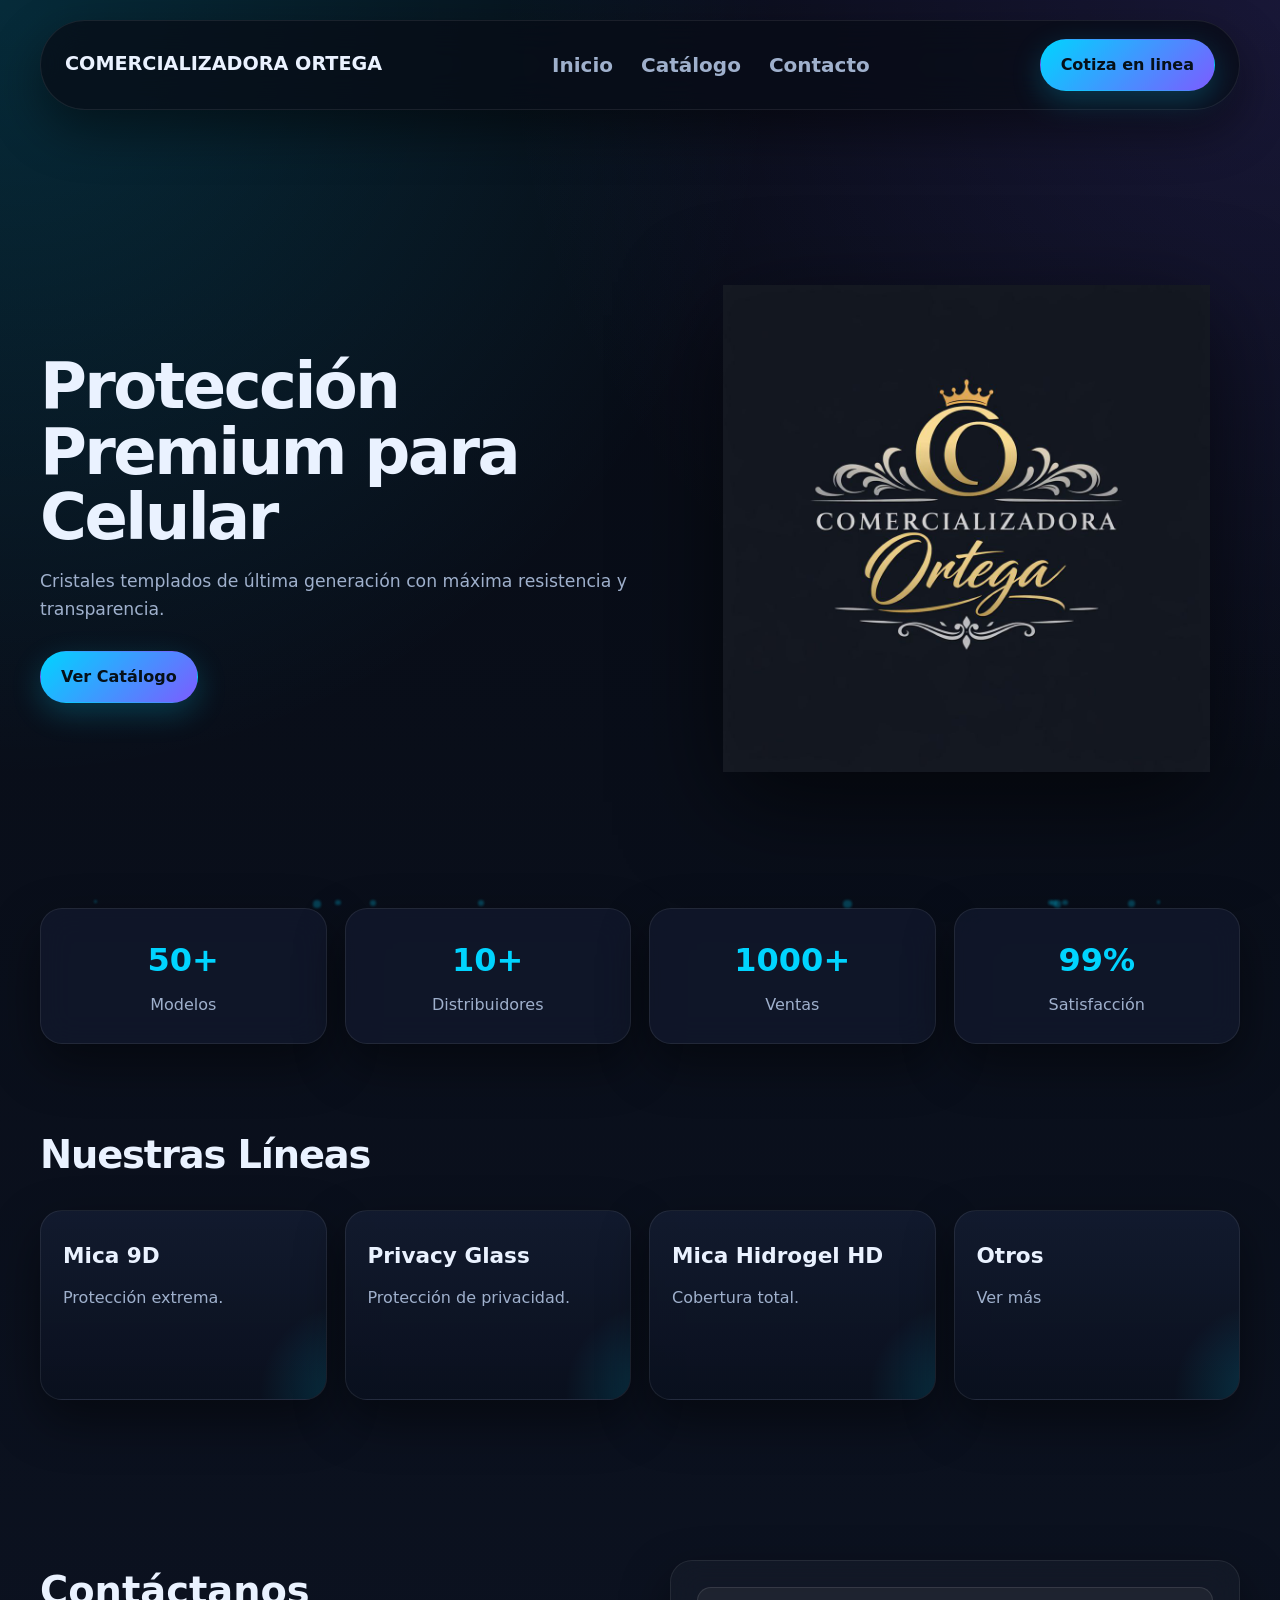
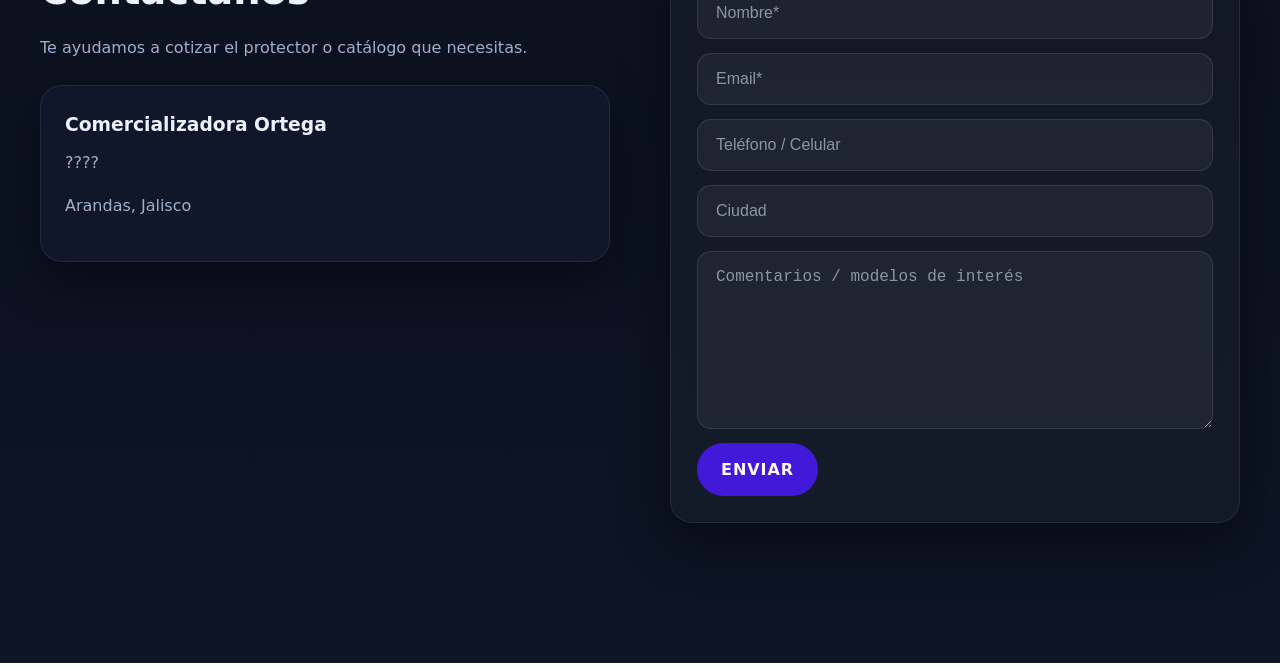
<file: index.html>
<!DOCTYPE html>
<html lang="es">

<head>

    <meta charset="UTF-8">
    <meta name="viewport" content="width=device-width, initial-scale=1.0">
    <meta name="robots" content="index,follow">
    <meta name="theme-color" content="#07101d">

    <title>Comercializadora Ortega | Micas y Protectores para Celular</title>
    <meta
    name="description"
    content="Distribuidor de micas, cristales templados y protectores para celular o smartphones."
    >

    <link rel="stylesheet" href="css/styles.css">
    <link rel="icon" href="favicon.ico">

</head>

<body>

    <!-- HEADER -->
    <header class="header">

        <div class="logo">
            Comercializadora Ortega
        </div>

        <nav class="navbar">

            <a href="#">Inicio</a>
            <a href="catalogo/catalogo.html">Catálogo</a>
            <a href="#" data-scroll="contacto">Contacto</a>

        </nav>

        <a href="#" class="btn-header" data-whatsapp="cotizar" target="_blank"
        rel="noopener noreferrer">
            Cotiza en linea 
        </a>

    </header>

    <!-- HERO -->
    <section class="hero">

        <div class="hero-content">

            <h1>
                Protección Premium para Celular
            </h1>

            <p>
                Cristales templados de última generación con máxima resistencia y transparencia.
            </p>

            <div class="hero-buttons">

                <a href="catalogo/catalogo.html" class="btn-primary">
                    Ver Catálogo
                </a>

            </div>

        </div>

        <div class="hero-image">

            <img src="imagenes/logo.jpeg" alt="Protector de pantalla">

        </div>

    </section>

    <!-- ESTADÍSTICAS -->
    <section class="stats">

        <div class="stat-card">
            <h2>50+</h2>
            <p>Modelos</p>
        </div>

        <div class="stat-card">
            <h2>10+</h2>
            <p>Distribuidores</p>
        </div>

        <div class="stat-card">
            <h2>1000+</h2>
            <p>Ventas</p>
        </div>

        <div class="stat-card">
            <h2>99%</h2>
            <p>Satisfacción</p>
        </div>

    </section>

    <!-- CATEGORÍAS -->
    <section class="categories">

        <h2>
            Nuestras Líneas
        </h2>

        <div class="cards">

            <article class="card">
                <h3>Mica 9D</h3>
                <p>Protección extrema.</p>
            </article>

            <article class="card">
                <h3>Privacy Glass</h3>
                <p>Protección de privacidad.</p>
            </article>

            <article class="card">
                <h3>Mica Hidrogel HD  </h3>
                <p>Cobertura total.</p>
            </article>

            <article class="card">
                <a href="catalogo/catalogo.html">
                <h3>Otros</h3>
                <p>Ver más</p>
                </a>
            </article>

        </div>
    </section>
    <!-- CONTACT INFO -->
<section class="contact-section" id="contacto">
    <div class="contact-info">
        <h2>Contáctanos</h2>
        <p>Te ayudamos a cotizar el protector o catálogo que necesitas.</p>

        <div class="contact-card">
            <h3>Comercializadora Ortega</h3>
            <p>????</p>
            <p>Arandas, Jalisco</p>
        </div>
    </div>

    <form class="contact-form" id="contactForm">
        <input type="text" id="name" placeholder="Nombre*" required>
        <input type="email" id="email" placeholder="Email*" required>
        <input type="tel" id="phone" placeholder="Teléfono / Celular">
        <input type="text" id="city" placeholder="Ciudad">
        <textarea id="message" placeholder="Comentarios / modelos de interés" rows="8"></textarea>

        <button type="submit" class="btn-submit">ENVIAR</button>
    </form>
    <div id="contacto-end"></div>
</section>
    <script src="app.js"></script>
    <script src="security.js"></script>

</body>

</html>
</file>
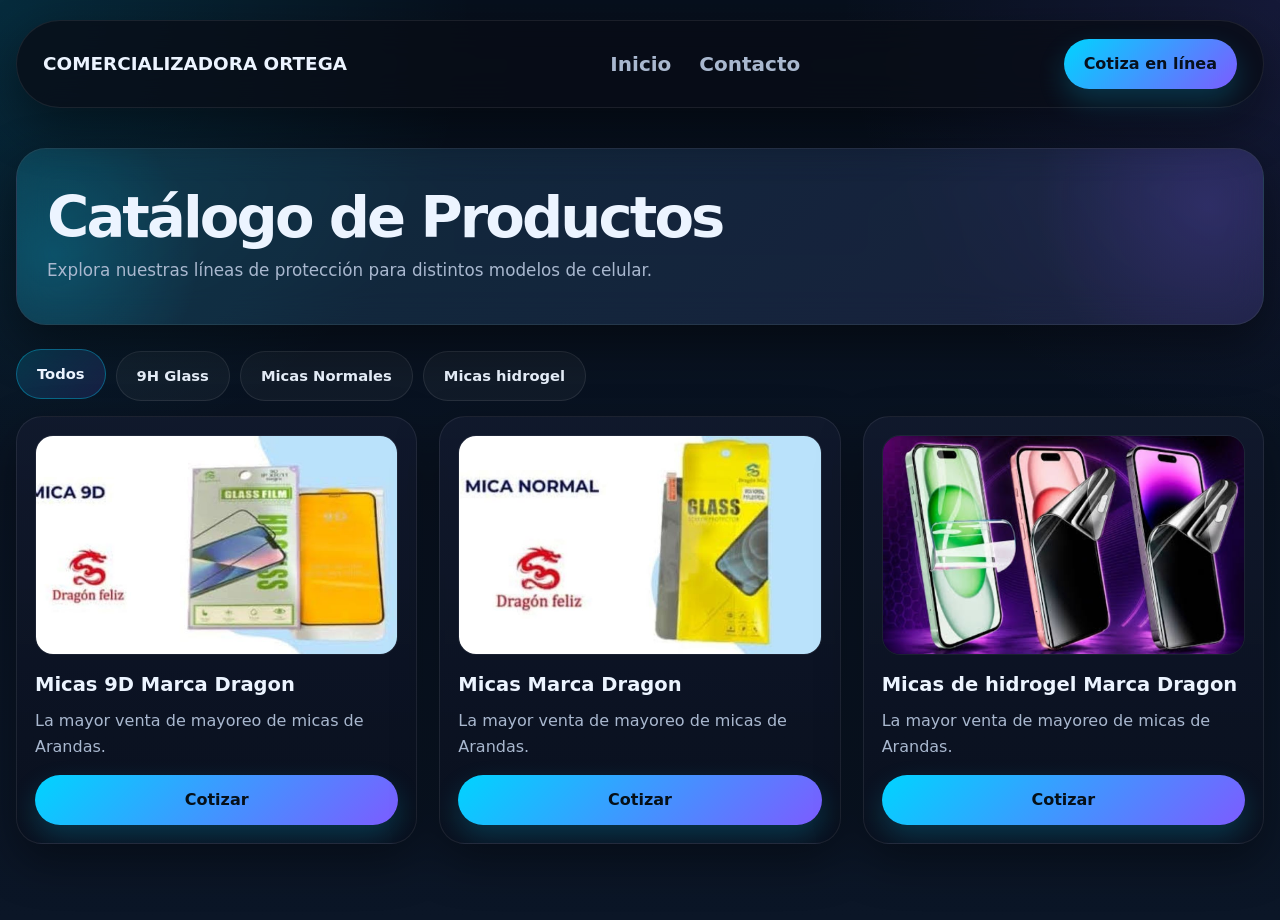
<file: catalogo/catalogo.html>
<!DOCTYPE html>
<html lang="es">
<head>
    <meta charset="UTF-8">
    <meta name="viewport" content="width=device-width, initial-scale=1.0">
    <meta name="robots" content="index,follow">
    <meta name="theme-color" content="#07101d">
    <title>Catálogo | Comercializadora Ortega</title>
    <link rel="stylesheet" href="../css/catalogo.css">
    <link rel="icon" href="favicon.ico">
</head>
<body>
    <header class="header">

        <div class="logo">
            Comercializadora Ortega
        </div>

        <nav class="navbar">
            <a href="../index.html">Inicio</a>
            <a href="../index.html">Contacto</a>
        </nav>
    <a
        href="#"
        target="_blank"
        rel="noopener noreferrer"
        class="btn-header"
    >
        Cotiza en línea
    </a>
    </header>
    <section class="catalog-page">
        <div class="catalog-hero">
            <h1>Catálogo de Productos</h1>
            <p>Explora nuestras líneas de protección para distintos modelos de celular.</p>
        </div>

        <!-- <div class="catalog-toolbar">
            <div class="search-box">
                <input type="text" placeholder="Buscar modelo o producto...">
        </div> -->

            <div class="filter-group">
                <button class="filter-chip active">Todos</button>
                <button class="filter-chip">9H Glass</button>
                <button class="filter-chip">Micas Normales</button>
                <button class="filter-chip">Micas hidrogel</button>
            </div>
        </div>

        <div class="products-grid">
            <article class="product-card" data-category="9h glass">
                <img src="../imagenes/micas_9d.jpg" alt="Catálogo">
                <h3>Micas 9D Marca Dragon</h3>
                <p>La mayor venta de mayoreo de micas de Arandas.</p>
                <a
                href="#"
                target="_blank"
                class="btn-header"
                >Cotizar</a>
            </article>
            <article class="product-card" data-category="Micas Normales">
                <img src="../imagenes/micas_normal_1.jpg" alt="Catálogo">
                <h3>Micas Marca Dragon</h3>
                <p>La mayor venta de mayoreo de micas de Arandas.</p>
                <a
                href="#"
                target="_blank"
                class="btn-header"
                rel="noopener noreferrer"
                >Cotizar</a>
            </article>
            <article class="product-card" data-category="Micas hidrogel">
                <img src="../imagenes/micas_hidrogel.jpg" alt="Catálogo">
                <h3>Micas de hidrogel Marca Dragon</h3>
                <p>La mayor venta de mayoreo de micas de Arandas.</p>
                <a
                href="#"
                target="_blank"
                class="btn-header"
                rel="noopener noreferrer"
                >Cotizar</a>
            </article>
        </div>
    </section>
    <script src="catalogo.js"></script>
    <script src="../security.js"></script>
</body>
</html>
</file>
<file: css/styles.css>
/* =========================
VARIABLES
========================= */
:root {
    --bg: #070b14;
    --bg-2: #0d1424;
    --card: rgba(18, 26, 46, 0.72);
    --card-2: rgba(10, 16, 30, 0.9);
    --text: #eaf2ff;
    --muted: #9fb0cc;
    --line: rgba(255, 255, 255, 0.08);
    --primary: #00d4ff;
    --primary-2: #7c5cff;
    --success: #25e0a8;
    --shadow: 0 20px 50px rgba(0, 0, 0, 0.45);
    --radius: 22px;
}

/* =========================
RESET
========================= */
* {
    margin: 0;
    padding: 0;
    box-sizing: border-box;
}

html {
    scroll-behavior: smooth;
}

body {
    font-family: Inter, system-ui, -apple-system, BlinkMacSystemFont, "Segoe UI", sans-serif;
    background:
        radial-gradient(circle at top left, rgba(0, 212, 255, 0.16), transparent 30%),
        radial-gradient(circle at top right, rgba(124, 92, 255, 0.15), transparent 30%),
        linear-gradient(180deg, var(--bg), var(--bg-2));
    color: var(--text);
    min-height: 100vh;
    line-height: 1.6;
    overflow-x: hidden;
}

img {
    max-width: 100%;
    display: block;
}

a {
    text-decoration: none;
    color: inherit;
}

button {
    font: inherit;
}

/* =========================
HEADER
========================= */
.header {
    width: min(1200px, calc(100% - 32px));
    margin: 20px auto 0;
    padding: 18px 24px;
    display: flex;
    align-items: center;
    justify-content: space-between;
    gap: 20px;
    position: sticky;
    top: 16px;
    z-index: 1000;
    background: rgba(8, 12, 22, 0.72);
    backdrop-filter: blur(18px);
    border: 1px solid var(--line);
    border-radius: 999px;
    box-shadow: var(--shadow);
}

.logo {
    font-size: 1.2rem;
    font-weight: 650;
    text-transform: uppercase;
    color: var(--text);
    white-space: nowrap;
}

.navbar {
    display: flex;
    align-items: center;
    gap: 28px;
    flex-wrap: wrap;
    justify-content: center;
}

.navbar a {
    position: relative;
    color: var(--muted);
    font-size: 1.25rem;
    font-weight: 600;
    transition: 0.25s ease;
}

.navbar a::after {
    content: "";
    position: absolute;
    left: 0;
    bottom: -6px;
    width: 0;
    height: 2px;
    background: linear-gradient(135deg, var(--primary), var(--primary-2));
    transition: 0.25s ease;
}

.navbar a:hover {
    color: var(--text);
}

.navbar a:hover::after {
    width: 100%;
}

.btn-header,
.btn-primary 
{
    display: inline-flex;
    align-items: center;
    justify-content: center;
    padding: 12px 20px;
    border-radius: 999px;
    font-weight: 700;
    transition: 0.25s ease;
    border: 1px solid transparent;
}

.btn-header,
.btn-primary {
    background: linear-gradient(135deg, var(--primary), var(--primary-2));
    color: #061018;
    box-shadow: 0 10px 30px rgba(0, 212, 255, 0.22);
}

.btn-header:hover,
.btn-primary:hover {
    transform: translateY(-2px);
    filter: brightness(1.08);
}
/* =========================
HERO
========================= */
.hero {
    width: min(1200px, calc(100% - 32px));
    margin: 40px auto 0;
    min-height: 82vh;
    display: grid;
    grid-template-columns: 1.05fr 0.95fr;
    align-items: center;
    gap: 48px;
    padding: 40px 0 20px;
}

.hero-content h1 {
    font-size: clamp(2.8rem, 5vw, 5.2rem);
    line-height: 1.02;
    letter-spacing: -0.04em;
    margin-bottom: 18px;
    max-width: 11ch;
}

.hero-content p {
    font-size: 1.08rem;
    color: var(--muted);
    max-width: 58ch;
    margin-bottom: 28px;
}

.hero-buttons {
    display: flex;
    gap: 14px;
    flex-wrap: wrap;
}

.hero-image {
    position: relative;
    display: flex;
    justify-content: center;
    align-items: center;
    padding: 30px;
}

.hero-image::before {
    content: "";
    position: absolute;
    inset: 8%;
    background: radial-gradient(circle, rgba(0, 212, 255, 0.18), transparent 65%);
    filter: blur(10px);
    z-index: 0;
}

.hero-image img {
    position: relative;
    z-index: 1;
    max-width: 520px;
    width: 100%;
    filter: drop-shadow(0 30px 50px rgba(0, 0, 0, 0.6));
    animation: float 5s ease-in-out infinite;
}

/* =========================
STATS
========================= */
.stats {
    width: min(1200px, calc(100% - 32px));
    margin: 20px auto 0;
    display: grid;
    grid-template-columns: repeat(4, minmax(0, 1fr));
    gap: 18px;
}

.stat-card {
    background: var(--card);
    border: 1px solid var(--line);
    border-radius: var(--radius);
    padding: 26px 20px;
    text-align: center;
    box-shadow: var(--shadow);
    backdrop-filter: blur(16px);
    transition: 0.25s ease;
}

.stat-card:hover {
    transform: translateY(-4px);
    border-color: rgba(0, 212, 255, 0.26);
}

.stat-card h2 {
    font-size: 2rem;
    margin-bottom: 6px;
    color: var(--primary);
}

.stat-card p {
    color: var(--muted);
}

/* =========================
CATEGORIES
========================= */
.categories {
    width: min(1200px, calc(100% - 32px));
    margin: 80px auto 0;
    padding-bottom: 60px;
}

.categories h2 {
    font-size: clamp(1.8rem, 3vw, 2.6rem);
    margin-bottom: 24px;
    letter-spacing: -0.03em;
}

.cards {
    display: grid;
    grid-template-columns: repeat(4, minmax(0, 1fr));
    gap: 18px;
}

.card {
    position: relative;
    overflow: hidden;
    background:
        linear-gradient(180deg, rgba(20, 29, 50, 0.82), rgba(10, 16, 30, 0.92));
    border: 1px solid var(--line);
    border-radius: var(--radius);
    padding: 28px 22px;
    min-height: 190px;
    box-shadow: var(--shadow);
    transition: 0.28s ease;
}

.card::before {
    content: "";
    position: absolute;
    inset: auto -40% -45% auto;
    width: 180px;
    height: 180px;
    background: radial-gradient(circle, rgba(0, 212, 255, 0.18), transparent 70%);
    transform: rotate(15deg);
    pointer-events: none;
}

.card:hover {
    transform: translateY(-6px);
    border-color: rgba(0, 212, 255, 0.28);
    box-shadow: 0 24px 60px rgba(0, 0, 0, 0.55);
}

.card h3 {
    font-size: 1.35rem;
    margin-bottom: 12px;
}

.card p {
    color: var(--muted);
    max-width: 28ch;
}


/* =========================
CONTACT SECTION 
========================= */
.contact-section {
    width: min(1200px, calc(100% - 32px));
    margin: 100px auto 0;
    display: grid;
    grid-template-columns: 1fr 1fr;
    gap: 60px;
    align-items: start;
    padding-bottom: 80px;
}

.contact-info h2 {
    font-size: clamp(2rem, 3vw, 3rem);
    margin-bottom: 14px;
}

.contact-info p {
    color: var(--muted);
    margin-bottom: 18px;
}

.contact-card {
    margin-top: 24px;
    padding: 24px;
    border-radius: var(--radius);
    background: var(--card);
    border: 1px solid var(--line);
    box-shadow: var(--shadow);
}

.contact-card h3 {
    margin-bottom: 10px;
}

.contact-form {
    display: grid;
    gap: 14px;
    background: rgba(255, 255, 255, 0.03);
    border: 1px solid var(--line);
    border-radius: var(--radius);
    padding: 26px;
    box-shadow: var(--shadow);
    backdrop-filter: blur(16px);
}

.contact-form input,
.contact-form textarea {
    width: 100%;
    border: 1px solid rgba(255, 255, 255, 0.10);
    background: rgba(255, 255, 255, 0.05);
    color: var(--text);
    padding: 16px 18px;
    border-radius: 14px;
    font-size: 1rem;
    outline: none;
    transition: 0.25s ease;
}

.contact-form input::placeholder,
.contact-form textarea::placeholder {
    color: rgba(234, 242, 255, 0.55);
}

.contact-form input:focus,
.contact-form textarea:focus {
    border-color: rgba(0, 212, 255, 0.6);
    box-shadow: 0 0 0 4px rgba(0, 212, 255, 0.12);
}

.btn-submit {
    border: none;
    background: linear-gradient(135deg, #4218d9, #4218d9);
    color: #fff9ff;
    padding: 14px 24px;
    border-radius: 999px;
    font-weight: 650;
    letter-spacing: 0.06em;
    cursor: pointer;
    width: fit-content;
    transition: 0.25s ease;
}

.btn-submit:hover {
    transform: translateY(-2px);
    filter: brightness(1.05);
}
/* =========================
ANIMATION
========================= */
@keyframes float {
    0%, 100% {
        transform: translateY(0px);
    }
    50% {
        transform: translateY(-14px);
    }
}

/* =========================
RESPONSIVE
========================= */
@media (max-width: 1024px) {
    .hero {
        grid-template-columns: 1fr;
        min-height: auto;
        padding-top: 30px;
    }

    .hero-content h1 {
        max-width: 100%;
    }

    .stats,
    .cards {
        grid-template-columns: repeat(2, minmax(0, 1fr));
    }
}

@media (max-width: 720px) {
    .header {
        flex-direction: column;
        border-radius: 28px;
        position: static;
    }

    .navbar {
        gap: 16px;
    }

    .hero {
        width: min(100% - 24px, 1200px);
        gap: 28px;
        margin-top: 24px;
    }

    .hero-content h1 {
        font-size: clamp(2.3rem, 11vw, 4rem);
    }

    .stats,
    .cards {
        grid-template-columns: 1fr;
    }

    .hero-buttons {
        flex-direction: column;
        align-items: stretch;
    }

    .btn-primary,
    .btn-secondary,
    .btn-header {
        width: 100%;
    }
}

@media (max-width: 900px) {
    .contact-section {
        grid-template-columns: 1fr;
    }
}
</file>
<file: css/catalogo.css>
/* =========================
VARIABLES
========================= */
:root {
    --bg: #07101d;
    --bg-2: #0b1627;
    --card: rgba(16, 24, 40, 0.78);
    --card-2: rgba(10, 16, 28, 0.92);
    --text: #ecf4ff;
    --muted: #a9b8cf;
    --line: rgba(255, 255, 255, 0.08);
    --primary: #00d4ff;
    --primary-2: #7c5cff;
    --accent: #22c55e;
    --danger: #ff3b30;
    --shadow: 0 18px 50px rgba(0, 0, 0, 0.45);
    --radius: 24px;
}

/* =========================
RESET
========================= */
* {
    margin: 0;
    padding: 0;
    box-sizing: border-box;
}

html {
    scroll-behavior: smooth;
}

body {
    font-family: Inter, system-ui, -apple-system, BlinkMacSystemFont, "Segoe UI", sans-serif;
    background:
        radial-gradient(circle at top left, rgba(0, 212, 255, 0.14), transparent 30%),
        radial-gradient(circle at top right, rgba(124, 92, 255, 0.12), transparent 28%),
        linear-gradient(180deg, var(--bg), var(--bg-2));
    color: var(--text);
    min-height: 100vh;
    line-height: 1.6;
    overflow-x: hidden;
}

img {
    max-width: 100%;
    display: block;
}

a {
    text-decoration: none;
    color: inherit;
}

button,
input {
    font: inherit;
}

button {
    border: none;
    cursor: pointer;
}

/* =========================
HEADER
========================= */
.header {
    width: min(1300px, calc(100% - 32px));
    margin: 20px auto 0;
    padding: 18px 26px;

    display: flex;
    align-items: center;
    justify-content: space-between;
    gap: 20px;

    position: sticky;
    top: 16px;
    z-index: 1000;

    background: rgba(8, 12, 22, 0.76);
    backdrop-filter: blur(18px);
    border: 1px solid var(--line);
    border-radius: 999px;
    box-shadow: var(--shadow);
}

.logo {
    font-size: 1.15rem;
    font-weight: 650;
    text-transform: uppercase;
    white-space: nowrap;
    color: var(--text);
}

.navbar {
    display: flex;
    align-items: center;
    gap: 28px;
    flex-wrap: wrap;
    justify-content: center;
}

.navbar a {
    position: relative;
    color: var(--muted);
    font-size: 1.25rem;
    font-weight: 600;
    transition: 0.25s ease;
}

.navbar a::after {
    content: "";
    position: absolute;
    left: 0;
    bottom: -6px;
    width: 0;
    height: 2px;
    background: linear-gradient(135deg, var(--primary), var(--primary-2));
    transition: 0.25s ease;
}

.navbar a:hover {
    color: var(--text);
}

.navbar a:hover::after {
    width: 100%;
}

.btn-header {
    display: inline-flex;
    align-items: center;
    justify-content: center;
    padding: 12px 20px;
    border-radius: 999px;
    font-weight: 800;
    color: #07101d;
    background: linear-gradient(135deg, var(--primary), var(--primary-2));
    box-shadow: 0 12px 28px rgba(0, 212, 255, 0.2);
    transition: 0.25s ease;
    white-space: nowrap;
}

.btn-header:hover {
    transform: translateY(-2px);
    filter: brightness(1.06);
    box-shadow: 0 16px 34px rgba(0, 212, 255, 0.28);
}

/* =========================
PAGE WRAPPER
========================= */
.catalog-page {
    width: min(1300px, calc(100% - 32px));
    margin: 40px auto 80px;
}

/* =========================
HERO
========================= */
.catalog-hero {
    position: relative;
    overflow: hidden;
    padding: 40px 30px;
    margin-bottom: 26px;
    border-radius: 30px;
    background:
        linear-gradient(135deg, rgba(0, 212, 255, 0.10), rgba(124, 92, 255, 0.10)),
        rgba(255, 255, 255, 0.03);
    border: 1px solid rgba(255, 255, 255, 0.08);
    box-shadow: var(--shadow);
    backdrop-filter: blur(18px);
}

.catalog-hero::before {
    content: "";
    position: absolute;
    inset: -30% auto auto -10%;
    width: 320px;
    height: 320px;
    background: radial-gradient(circle, rgba(0, 212, 255, 0.18), transparent 65%);
    pointer-events: none;
}

.catalog-hero::after {
    content: "";
    position: absolute;
    inset: auto -10% -35% auto;
    width: 360px;
    height: 360px;
    background: radial-gradient(circle, rgba(124, 92, 255, 0.16), transparent 68%);
    pointer-events: none;
}

.catalog-hero h1 {
    position: relative;
    font-size: clamp(2.2rem, 4.5vw, 4.3rem);
    line-height: 1.02;
    letter-spacing: -0.05em;
    margin-bottom: 10px;
}

.catalog-hero p {
    position: relative;
    max-width: 62ch;
    color: var(--muted);
    font-size: 1.05rem;
}

/* =========================
TOOLBAR
========================= */
.catalog-toolbar {
    display: flex;
    align-items: center;
    justify-content: space-between;
    gap: 14px;
    flex-wrap: wrap;
    margin: 24px 0 30px;
}

/* .search-box {
    flex: 1;
    min-width: 260px;

    display: flex;
    align-items: center;
    gap: 12px;

    padding: 14px 18px;
    border-radius: 999px;
    background: rgba(255, 255, 255, 0.05);
    border: 1px solid rgba(255, 255, 255, 0.08);
    box-shadow: 0 14px 30px rgba(0, 0, 0, 0.22);
} */

/* .search-box input {
    width: 100%;
    border: none;
    outline: none;
    background: transparent;
    color: var(--text);
    font-size: 1rem;
} */

/* .search-box input::placeholder {
    color: rgba(236, 244, 255, 0.55);
} */

.filter-group {
    display: flex;
    flex-wrap: wrap;
    gap: 10px;
    margin-bottom: 15px;
}

.filter-chip {
    padding: 12px 20px;
    border-radius: 999px;
    border: 1px solid rgba(255, 255, 255, 0.09);
    background: rgba(255, 255, 255, 0.04);
    color: var(--text);
    font-weight: 700;
    font-size: 0.92rem;
    transition: 0.25s ease;
    cursor: pointer;
}

.filter-chip:hover,
.filter-chip.active {
    transform: translateY(-2px);
    border-color: rgba(0, 212, 255, 0.35);
    background: linear-gradient(135deg, rgba(0, 212, 255, 0.16), rgba(124, 92, 255, 0.14));
}

/* =========================
PRODUCTS
========================= */
.products-grid {
    display: grid;
    grid-template-columns: repeat(auto-fit, minmax(250px, 1fr));
    gap: 22px;
}

.product-card {
    position: relative;
    overflow: hidden;

    background: linear-gradient(180deg, rgba(18, 26, 46, 0.84), rgba(10, 16, 30, 0.96));
    border: 1px solid rgba(255, 255, 255, 0.08);
    border-radius: 26px;
    padding: 18px;

    box-shadow: 0 18px 45px rgba(0, 0, 0, 0.38);
    transition: 0.28s ease;
}

.product-card::before {
    content: "";
    position: absolute;
    inset: auto -35% -45% auto;
    width: 180px;
    height: 180px;
    background: radial-gradient(circle, rgba(0, 212, 255, 0.16), transparent 70%);
    pointer-events: none;
}

.product-card:hover {
    transform: translateY(-6px);
    border-color: rgba(0, 212, 255, 0.24);
    box-shadow: 0 26px 60px rgba(0, 0, 0, 0.52);
}

.product-card img {
    width: 100%;
    height: 220px;
    object-fit: cover;
    border-radius: 18px;
    margin-bottom: 14px;
    border: 1px solid rgba(255, 255, 255, 0.06);
}
.product-card h3 {
    font-size: 1.22rem;
    margin-bottom: 8px;
}

.product-card p {
    color: var(--muted);
    margin-bottom: 16px;
    min-height: 48px;
}

.product-card a {
    display: inline-flex;
    align-items: center;
    justify-content: center;
    width: 100%;
    padding: 12px 16px;
    border-radius: 999px;
    color: #061018;
    font-weight: 800;
    background: linear-gradient(135deg, var(--primary), var(--primary-2));
    transition: 0.25s ease;
}

.product-card a:hover {
    filter: brightness(1.06);
    transform: translateY(-2px);
}

/* =========================
RESPONSIVE
========================= */
@media (max-width: 900px) {
    .header {
        border-radius: 28px;
        flex-direction: column;
        align-items: stretch;
        position: static;
    }

    .navbar {
        gap: 18px;
    }

    .btn-header {
        width: 100%;
    }

    .catalog-hero {
        padding: 32px 22px;
    }

    .catalog-toolbar {
        flex-direction: column;
        align-items: stretch;
    }

    .search-box {
        width: 100%;
    }

    .filter-group {
        width: 100%;
    }

    .filter-chip {
        flex: 1;
        text-align: center;
    }
}

@media (max-width: 640px) {
    .catalog-page {
        width: min(100% - 24px, 1300px);
        margin-top: 24px;
    }

    .catalog-hero h1 {
        font-size: clamp(2rem, 10vw, 3rem);
    }

    .products-grid {
        grid-template-columns: 1fr;
    }

    .product-card img {
        height: 210px;
    }
}
</file>
